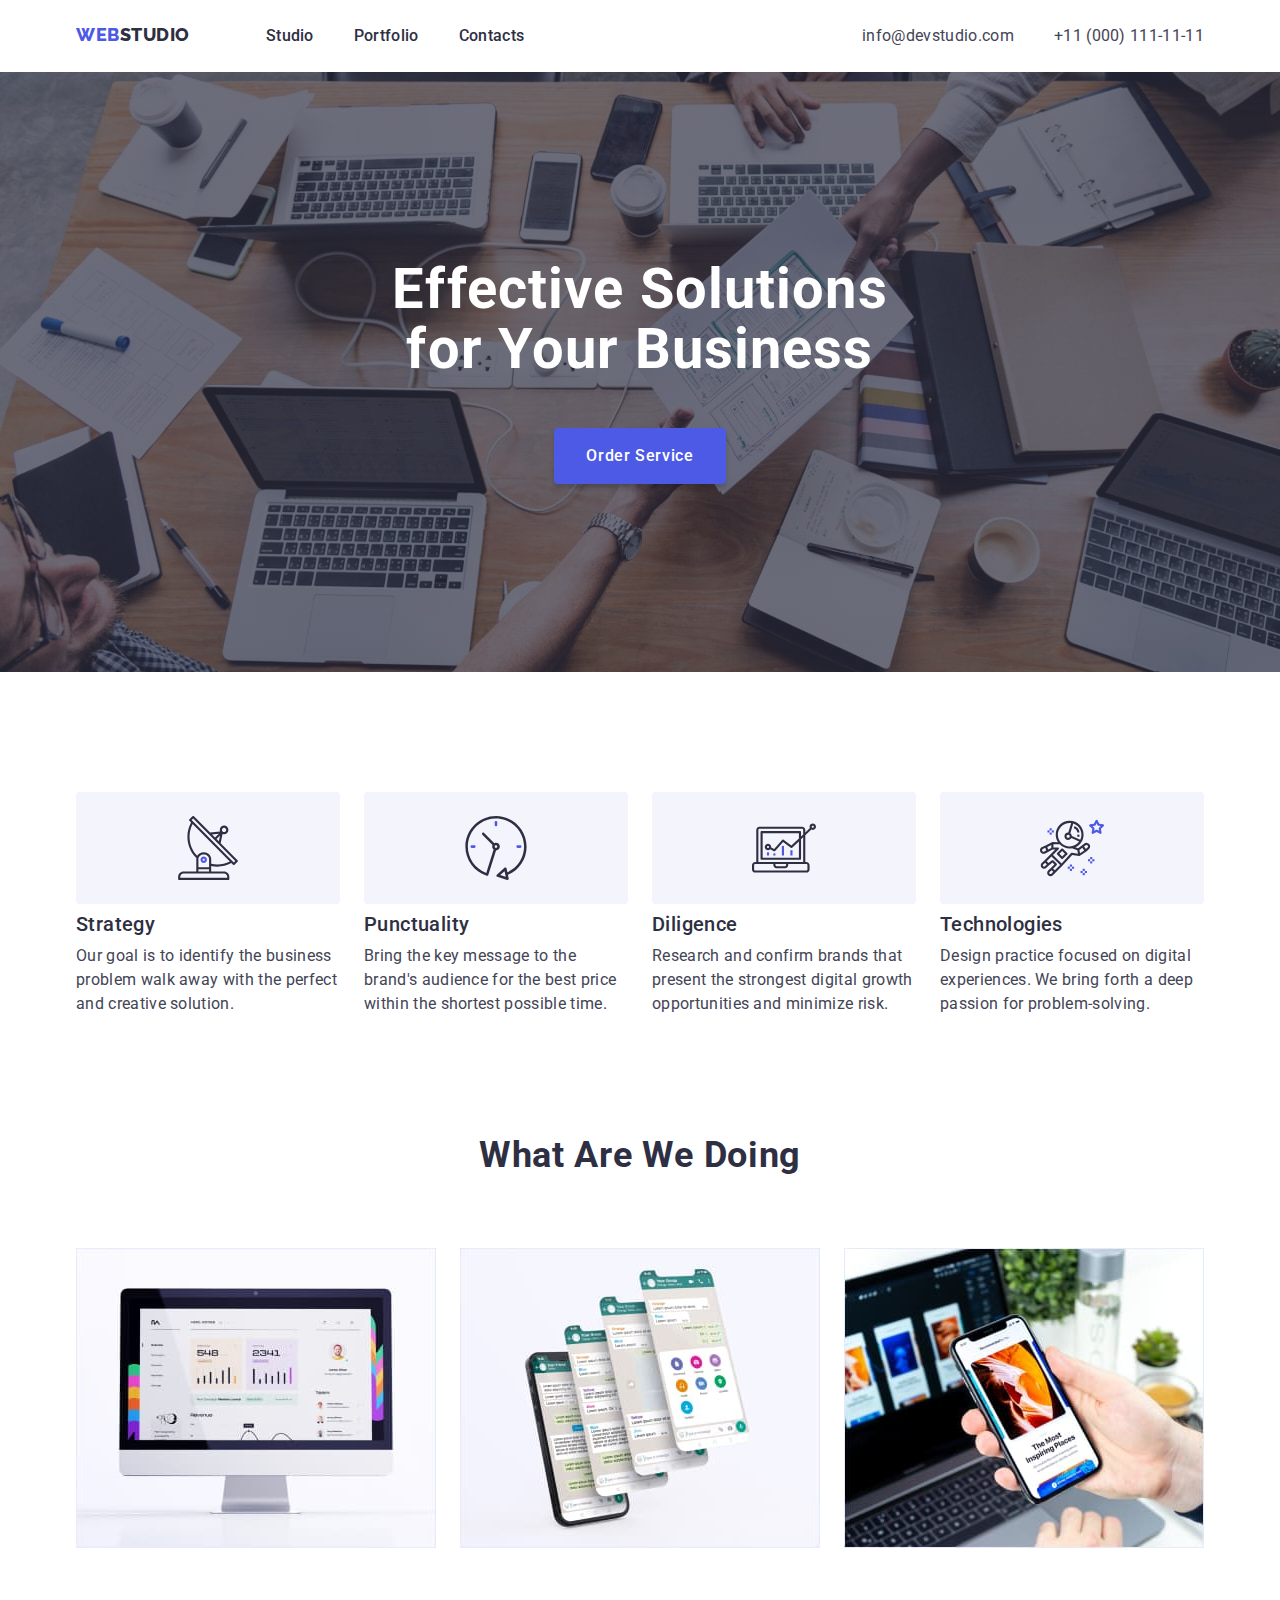
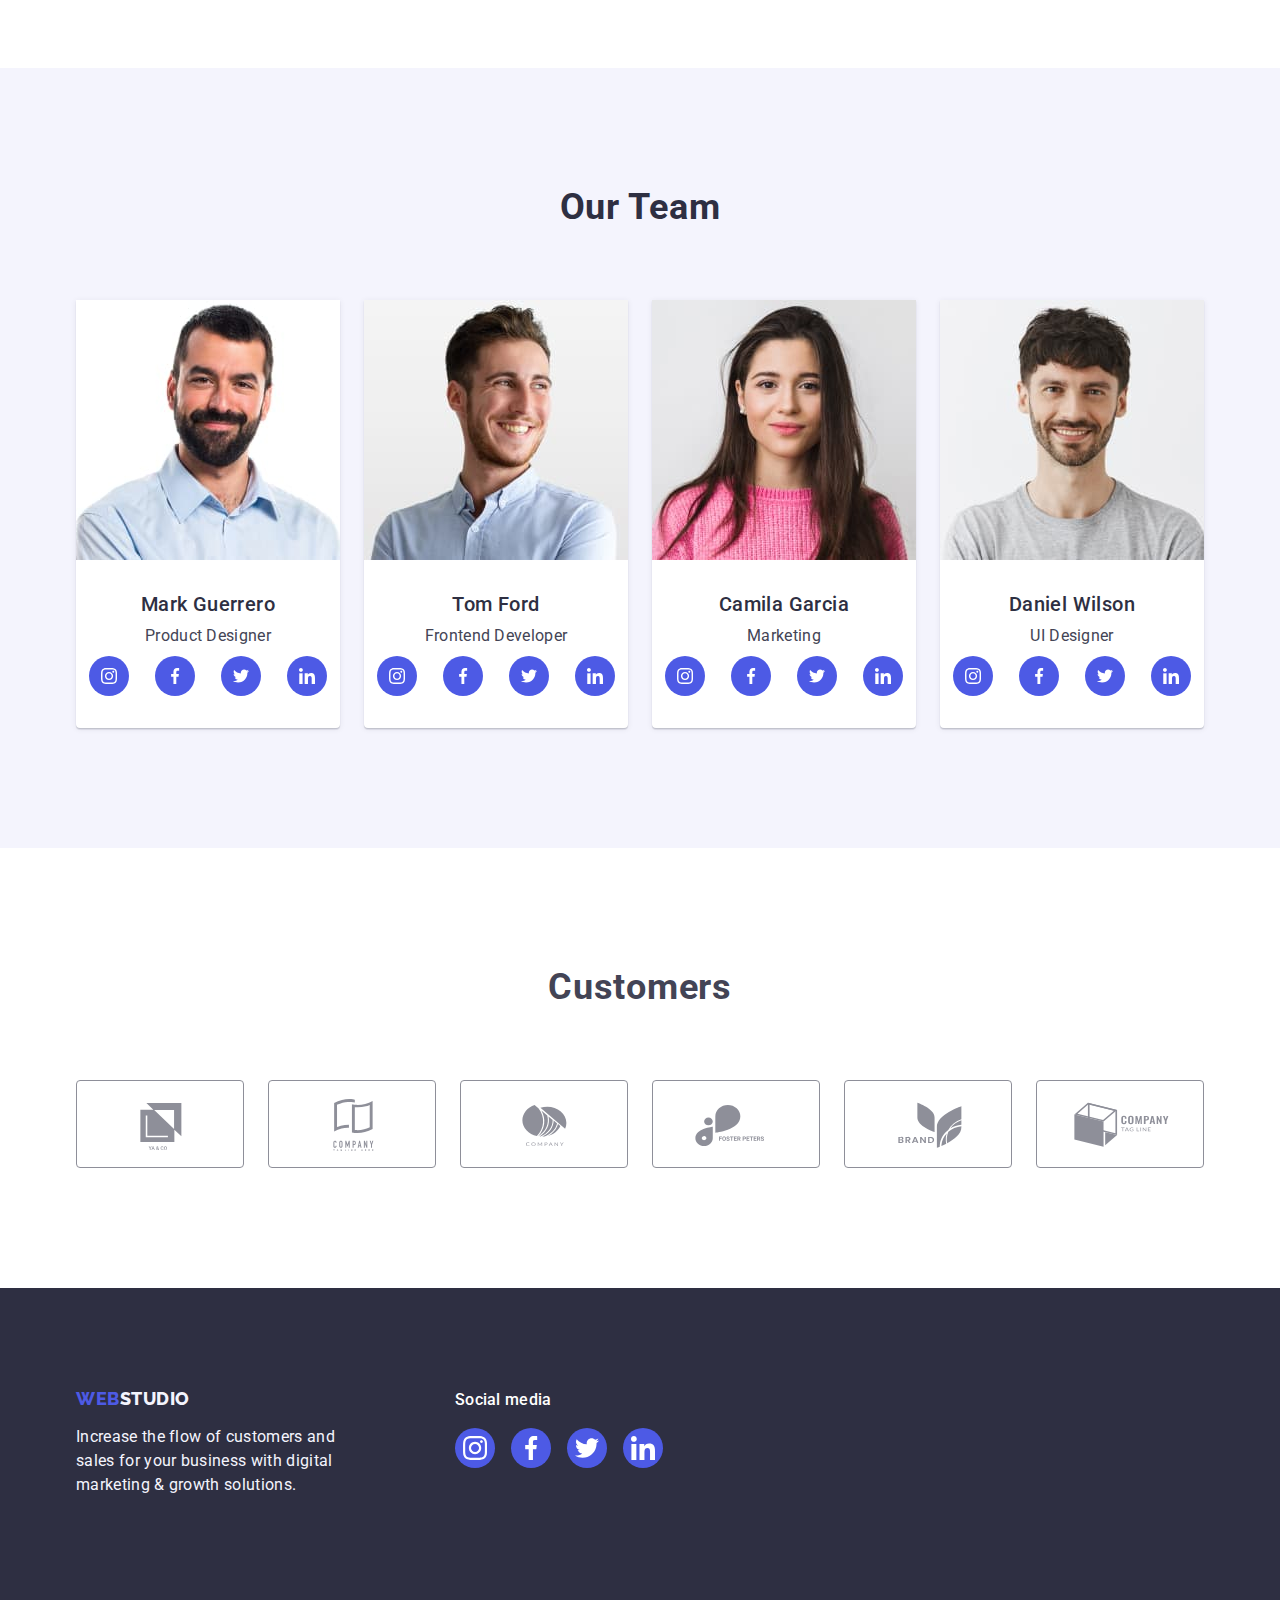
<file: index.html>
<!DOCTYPE html>
<html lang="en">
  <head>
    <meta charset="UTF-8" />
    <meta http-equiv="X-UA-Compatible" content="IE=edge" />
    <meta name="viewport" content="width=device-width, initial-scale=1.0" />
    <link rel="preconnect" href="https://fonts.googleapis.com" />
    <link rel="preconnect" href="https://fonts.gstatic.com" crossorigin />
    <link
      href="https://fonts.googleapis.com/css2?family=Raleway:wght@800&family=Roboto:ital,wght@0,400;0,500;0,700;1,900&display=swap"
      rel="stylesheet"
    />
    <link
      rel="stylesheet"
      href="https://cdn.jsdelivr.net/npm/modern-normalize@1.1.0/modern-normalize.min.css"
    />
    <link rel="stylesheet" href="./css/styles.css" />
    <title>Студія</title>
  </head>
  <body>
    <header class="header">
      <div class="section-container header-container">
        <nav class="menu container">
          <a class="logotype link" href="./index.html"
            >Web<span class="logotype-2-header">Studio</span></a
          >
          <ul class="nav-list list container">
            <li class="nav-list-item">
              <a class="nav-list-link link" href="./index.html">Studio</a>
            </li>
            <li class="nav-list-item">
              <a class="nav-list-link link" href="./portfolio.html">Portfolio</a>
            </li>
            <li class="nav-list-item">
              <a class="nav-list-link link" href="">Contacts</a>
            </li>
          </ul>
        </nav>
        <address class="contact">
          <ul class="contact-list list container">
            <li class="contact-list-item">
              <a class="contact-list-link link tel" href="mailto:info@devstudio.com"
                >info@devstudio.com</a
              >
            </li>
            <li class="contact-list-item">
              <a class="contact-list-link link" href="tel:+110001111111"
                >+11 (000) 111-11-11</a
              >
            </li>
          </ul>
        </address>
      </div>
    </header>
    <main class="main">
      <section class="hero-section">
        <div class="section-container hero-container">
          <h1 class="main-title">
            Effective Solutions <br />
            for Your Business
          </h1>
          <button class="service-button" type="button">Order Service</button>
        </div>
      </section>
      <section class="info-section">
        <div class="section-container">
          <h2 class="secondary-title"></h2>
          <ul class="info-list list info-list-container">
            <li class="info-list-item">
              <div class="picture-container">
                <svg class="info-section-picture" width="64" height="64">
                  <use href="images/icons.svg/symbol-defs.svg#icon-antenna"></use>
                </svg>
              </div>
              <h3 class="info-list-title">Strategy</h3>
              <p class="info-list-text">
                Our goal is to identify the business problem walk away with the perfect
                and creative solution.
              </p>
            </li>
            <li class="info-list-item">
              <div class="picture-container">
                <svg class="info-section-picture" width="64" height="64">
                  <use href="./images/icons.svg/symbol-defs.svg#icon-clock"></use>
                </svg>
              </div>
              <h3 class="info-list-title">Punctuality</h3>
              <p class="info-list-text">
                Bring the key message to the brand's audience for the best price within
                the shortest possible time.
              </p>
            </li>
            <li class="info-list-item">
              <div class="picture-container">
                <svg class="info-section-picture" width="64" height="64">
                  <use href="./images/icons.svg/symbol-defs.svg#icon-diagram"></use>
                </svg>
              </div>
              <h3 class="info-list-title">Diligence</h3>
              <p class="info-list-text">
                Research and confirm brands that present the strongest digital growth
                opportunities and minimize risk.
              </p>
            </li>
            <li class="info-list-item">
              <div class="picture-container">
                <svg class="info-section-picture" width="64" height="64">
                  <use href="./images/icons.svg/symbol-defs.svg#icon-astronaut"></use>
                </svg>
              </div>
              <h3 class="info-list-title">Technologies</h3>
              <p class="info-list-text">
                Design practice focused on digital experiences. We bring forth a deep
                passion for problem-solving.
              </p>
            </li>
          </ul>
        </div>
      </section>
      <section class="product-section">
        <div class="section-container">
          <h2 class="secondary-title">What are we doing</h2>
          <ul class="product-list list product-container">
            <li>
              <img
                class="product-list-item"
                src="./images/images-index/img-07.jpg"
                alt="One computer"
                width="360"
                height="300"
              />
            </li>
            <li>
              <img
                class="product-list-item"
                src="./images/images-index/img-05.jpg"
                alt="Several smartphones"
                width="360"
                height="300"
              />
            </li>
            <li>
              <img
                class="product-list-item"
                src="./images/images-index/img-06.jpg"
                alt="One smartphone"
                width="360"
                height="300"
              />
            </li>
          </ul>
        </div>
      </section>
      <section class="team-section">
        <div class="section-container">
          <h2 class="secondary-title team-section-title">Our Team</h2>
          <ul class="team-list list team-list-container">
            <li class="team-list-item">
              <img
                src="./images/images-index/img-01.jpg"
                alt="Man with beard"
                width="264"
                height="260"
              />
              <div class="description-container">
                <h3 class="name">Mark Guerrero</h3>
                <p class="team-job">Product Designer</p>
                <ul class="social-media-list list">
                  <li class="social-media-list-item">
                    <a href="" class="social-media-link">
                      <svg class="social-media-picture" width="16" height="16">
                        <use
                          href="./images/icons.svg/symbol-defs.svg#icon-instagram-icon"
                        ></use>
                      </svg>
                    </a>
                  </li>
                  <li class="social-media-list-item">
                    <a href="" class="social-media-link">
                      <svg class="social-media-picture" width="16" height="16">
                        <use
                          href="./images/icons.svg/symbol-defs.svg#icon-facebook-icon"
                        ></use>
                      </svg>
                    </a>
                  </li>
                  <li class="social-media-list-item">
                    <a href="" class="social-media-link">
                      <svg class="social-media-picture" width="16" height="16">
                        <use
                          href="./images/icons.svg/symbol-defs.svg#icon-twitter-icon"
                        ></use>
                      </svg>
                    </a>
                  </li>
                  <li class="social-media-list-item">
                    <a href="" class="social-media-link">
                      <svg class="social-media-picture" width="16" height="16">
                        <use
                          href="./images/icons.svg/symbol-defs.svg#icon-linkedin-icon"
                        ></use>
                      </svg>
                    </a>
                  </li>
                </ul>
              </div>
            </li>
            <li class="team-list-item">
              <img
                src="./images/images-index/img-02.jpg"
                alt="Smiling man"
                width="264"
                height="260"
              />
              <div class="description-container">
                <h3 class="name">Tom Ford</h3>
                <p class="team-job">Frontend Developer</p>
                <ul class="social-media-list list">
                  <li class="social-media-list-item">
                    <a href="" class="social-media-link">
                      <svg class="social-media-picture" width="16" height="16">
                        <use
                          href="./images/icons.svg/symbol-defs.svg#icon-instagram-icon"
                        ></use>
                      </svg>
                    </a>
                  </li>
                  <li class="social-media-list-item">
                    <a href="" class="social-media-link">
                      <svg class="social-media-picture" width="16" height="16">
                        <use
                          href="./images/icons.svg/symbol-defs.svg#icon-facebook-icon"
                        ></use>
                      </svg>
                    </a>
                  </li>
                  <li class="social-media-list-item">
                    <a href="" class="social-media-link">
                      <svg class="social-media-picture" width="16" height="16">
                        <use
                          href="./images/icons.svg/symbol-defs.svg#icon-twitter-icon"
                        ></use>
                      </svg>
                    </a>
                  </li>
                  <li class="social-media-list-item">
                    <a href="" class="social-media-link">
                      <svg class="social-media-picture" width="16" height="16">
                        <use
                          href="./images/icons.svg/symbol-defs.svg#icon-linkedin-icon"
                        ></use>
                      </svg>
                    </a>
                  </li>
                </ul>
              </div>
            </li>
            <li class="team-list-item">
              <img
                src="./images/images-index/img-03.jpg"
                alt="Beautiful girl"
                width="264"
                height="260"
              />
              <div class="description-container">
                <h3 class="name">Camila Garcia</h3>
                <p class="team-job">Marketing</p>
                <ul class="social-media-list list">
                  <li class="social-media-list-item">
                    <a href="" class="social-media-link">
                      <svg class="social-media-picture" width="16" height="16">
                        <use
                          href="./images/icons.svg/symbol-defs.svg#icon-instagram-icon"
                        ></use>
                      </svg>
                    </a>
                  </li>
                  <li class="social-media-list-item">
                    <a href="" class="social-media-link">
                      <svg class="social-media-picture" width="16" height="16">
                        <use
                          href="./images/icons.svg/symbol-defs.svg#icon-facebook-icon"
                        ></use>
                      </svg>
                    </a>
                  </li>
                  <li class="social-media-list-item">
                    <a href="" class="social-media-link">
                      <svg class="social-media-picture" width="16" height="16">
                        <use
                          href="./images/icons.svg/symbol-defs.svg#icon-twitter-icon"
                        ></use>
                      </svg>
                    </a>
                  </li>
                  <li class="social-media-list-item">
                    <a href="" class="social-media-link">
                      <svg class="social-media-picture" width="16" height="16">
                        <use
                          href="./images/icons.svg/symbol-defs.svg#icon-linkedin-icon"
                        ></use>
                      </svg>
                    </a>
                  </li>
                </ul>
              </div>
            </li>
            <li class="team-list-item">
              <img
                src="./images/images-index/img-04.jpg"
                alt="Handsome man"
                width="264"
                height="260"
              />
              <div class="description-container">
                <h3 class="name">Daniel Wilson</h3>
                <p class="team-job">UI Designer</p>
                <ul class="social-media-list list">
                  <li class="social-media-list-item">
                    <a href="" class="social-media-link">
                      <svg class="social-media-picture" width="16" height="16">
                        <use
                          href="./images/icons.svg/symbol-defs.svg#icon-instagram-icon"
                        ></use>
                      </svg>
                    </a>
                  </li>
                  <li class="social-media-list-item">
                    <a href="" class="social-media-link">
                      <svg class="social-media-picture" width="16" height="16">
                        <use
                          href="./images/icons.svg/symbol-defs.svg#icon-facebook-icon"
                        ></use>
                      </svg>
                    </a>
                  </li>
                  <li class="social-media-list-item">
                    <a href="" class="social-media-link">
                      <svg class="social-media-picture" width="16" height="16">
                        <use
                          href="./images/icons.svg/symbol-defs.svg#icon-twitter-icon"
                        ></use>
                      </svg>
                    </a>
                  </li>
                  <li class="social-media-list-item">
                    <a href="" class="social-media-link">
                      <svg class="social-media-picture" width="16" height="16">
                        <use
                          href="./images/icons.svg/symbol-defs.svg#icon-linkedin-icon"
                        ></use>
                      </svg>
                    </a>
                  </li>
                </ul>
              </div>
            </li>
          </ul>
        </div>
      </section>
      <section class="customers-section">
        <div class="section-container">
          <h2 class="customers-title">Customers</h2>
          <ul class="client-list list">
            <li class="client-list-item">
              <a href="" class="client-link">
                <svg class="client-picture" width="104" height="56">
                  <use href="./images/icons.svg/symbol-defs.svg#icon-logo-1"></use>
                </svg>
              </a>
            </li>
            <li class="client-list-item">
              <a href="" class="client-link">
                <svg class="client-picture" width="104" height="56">
                  <use href="./images/icons.svg/symbol-defs.svg#icon-logo-2"></use>
                </svg>
              </a>
            </li>
            <li class="client-list-item">
              <a href="" class="client-link">
                <svg class="client-picture" width="104" height="56">
                  <use href="./images/icons.svg/symbol-defs.svg#icon-logo-3"></use>
                </svg>
              </a>
            </li>
            <li class="client-list-item">
              <a href="" class="client-link">
                <svg class="client-picture" width="104" height="56">
                  <use href="./images/icons.svg/symbol-defs.svg#icon-logo-4"></use>
                </svg>
              </a>
            </li>
            <li class="client-list-item">
              <a href="" class="client-link">
                <svg class="client-picture" width="104" height="56">
                  <use href="./images/icons.svg/symbol-defs.svg#icon-logo-5"></use>
                </svg>
              </a>
            </li>
            <li class="client-list-item">
              <a href="" class="client-link">
                <svg class="client-picture" width="104" height="56">
                  <use href="./images/icons.svg/symbol-defs.svg#icon-logo-6"></use>
                </svg>
              </a>
            </li>
          </ul>
        </div>
      </section>
    </main>
    <footer class="footer">
      <div class="section-container footer-container">
        <div class="footer-first-part">
          <a class="logotype link" href="./index.html"
            >Web<span class="logotype-footer">Studio</span></a
          >
          <p class="slogan">
            Increase the flow of customers and <br />
            sales for your business with digital <br />
            marketing & growth solutions.
          </p>
        </div>
        <div class="footer-second-part">
          <h2 class="footer-title">Social media</h2>
          <ul class="social-media-list footer-social-media-list list">
            <li class="social-media-list-item">
              <a href="" class="social-media-link footer-social-media-link">
                <svg class="social-media-picture" width="24" height="24">
                  <use
                    href="./images/icons.svg/symbol-defs.svg#icon-instagram-icon"
                  ></use>
                </svg>
              </a>
            </li>
            <li class="social-media-list-item">
              <a href="" class="social-media-link footer-social-media-link">
                <svg class="social-media-picture" width="24" height="24">
                  <use href="./images/icons.svg/symbol-defs.svg#icon-facebook-icon"></use>
                </svg>
              </a>
            </li>
            <li class="social-media-list-item">
              <a href="" class="social-media-link footer-social-media-link">
                <svg class="social-media-picture" width="24" height="24">
                  <use href="./images/icons.svg/symbol-defs.svg#icon-twitter-icon"></use>
                </svg>
              </a>
            </li>
            <li class="social-media-list-item">
              <a href="" class="social-media-link footer-social-media-link">
                <svg class="social-media-picture" width="24" height="24">
                  <use href="./images/icons.svg/symbol-defs.svg#icon-linkedin-icon"></use>
                </svg>
              </a>
            </li>
          </ul>
        </div>
      </div>
    </footer>
  </body>
</html>
</file>
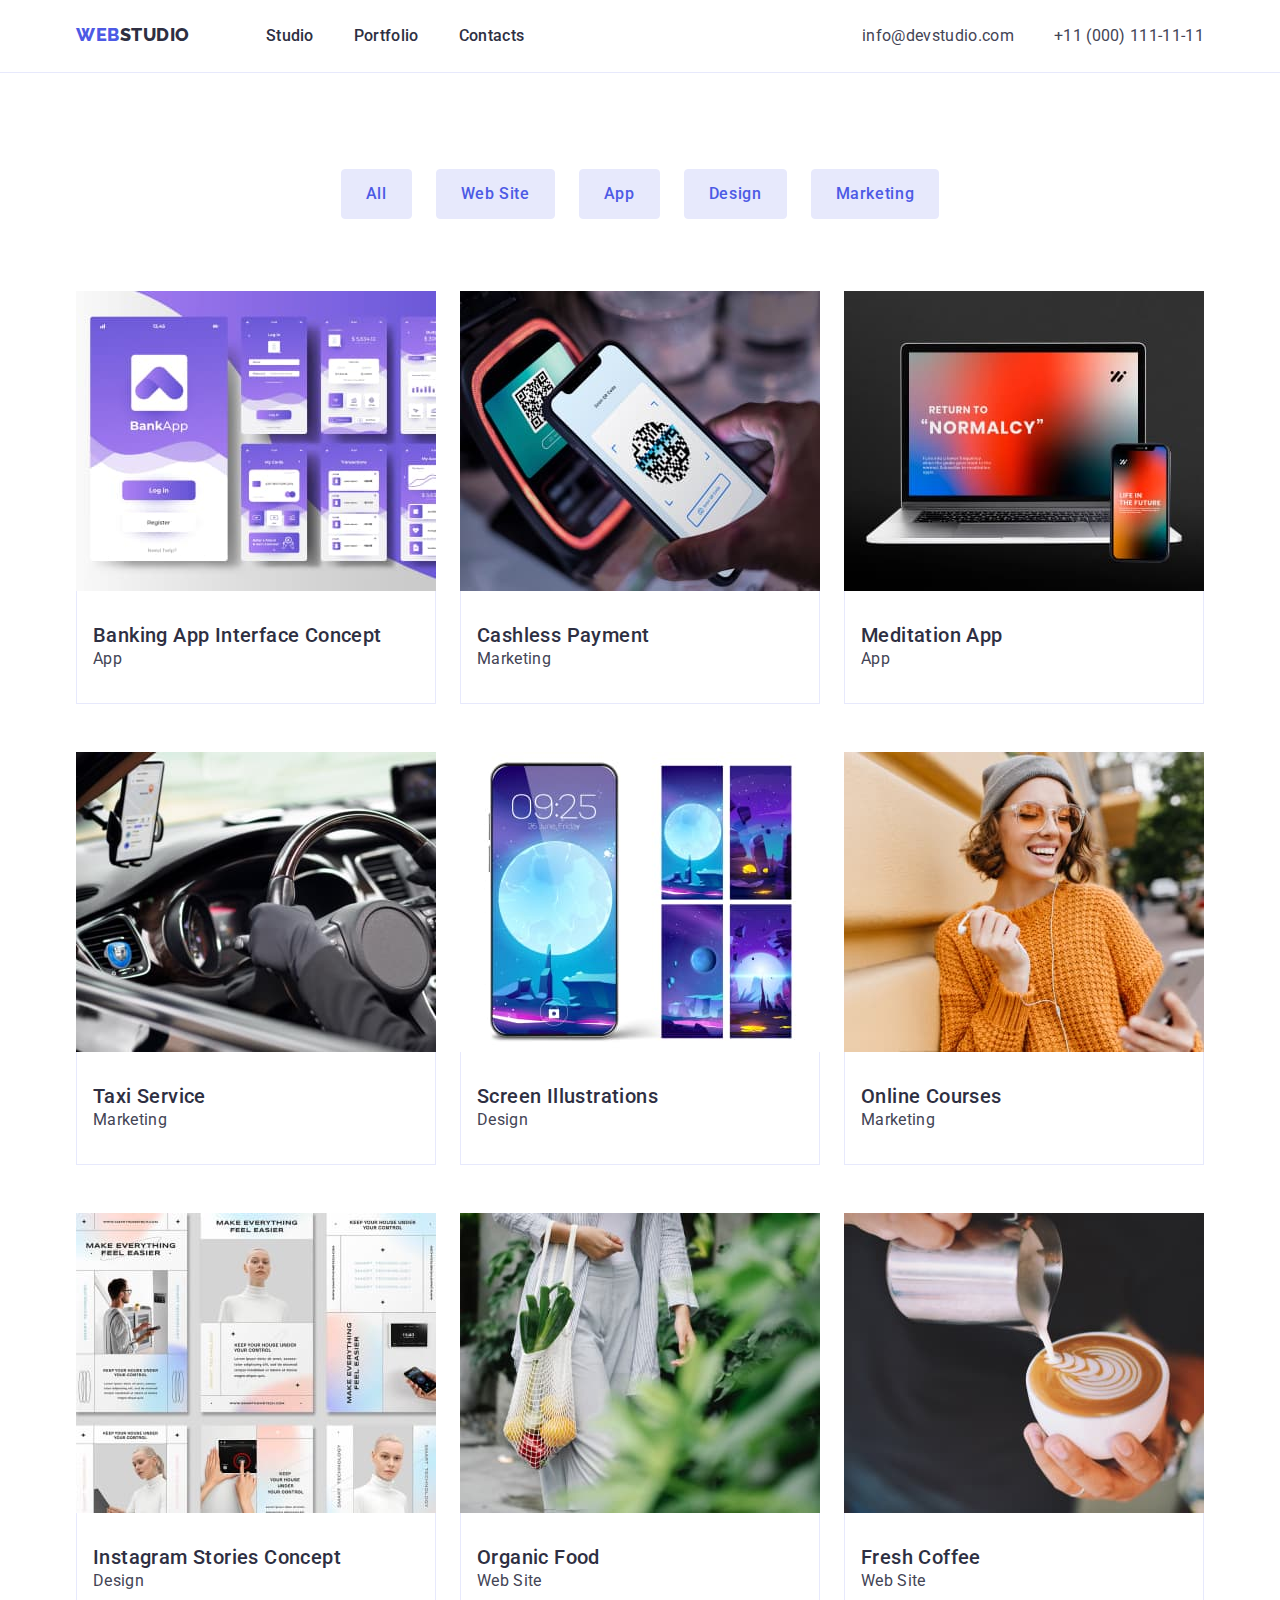
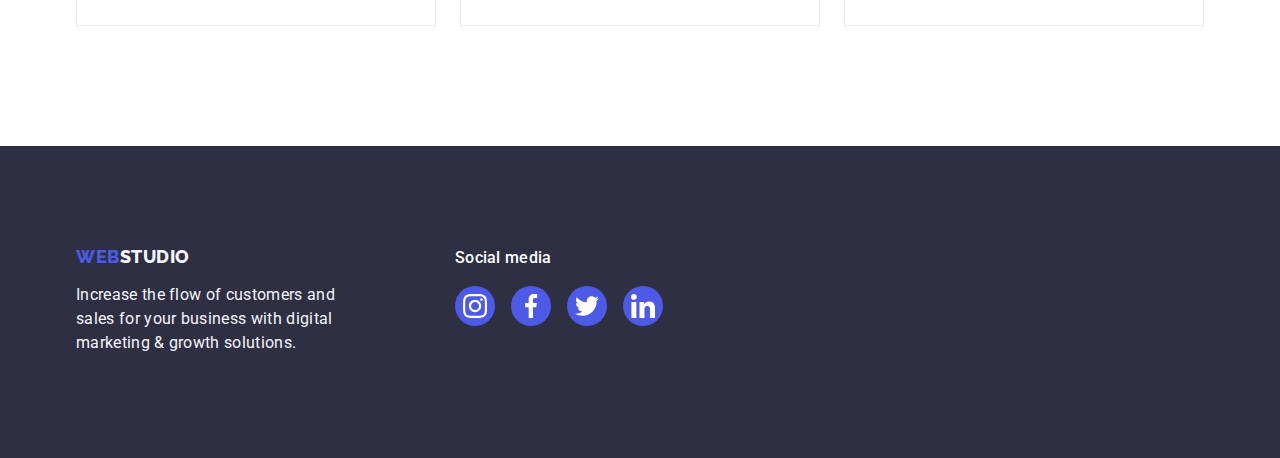
<file: portfolio.html>
<!DOCTYPE html>
<html lang="en">
  <head>
    <meta charset="UTF-8" />
    <meta http-equiv="X-UA-Compatible" content="IE=edge" />
    <meta name="viewport" content="width=device-width, initial-scale=1.0" />
    <link rel="preconnect" href="https://fonts.googleapis.com" />
    <link rel="preconnect" href="https://fonts.gstatic.com" crossorigin />
    <link
      href="https://fonts.googleapis.com/css2?family=Raleway:wght@800&family=Roboto:ital,wght@0,400;0,500;0,700;1,900&display=swap"
      rel="stylesheet"
    />
    <link
      rel="stylesheet"
      href="https://cdn.jsdelivr.net/npm/modern-normalize@1.1.0/modern-normalize.min.css"
    />
    <link rel="stylesheet" href="./css/styles.css" />
    <title>Портфоліо</title>
  </head>
  <body>
    <header class="header portfolio-header">
      <div class="section-container header-container">
        <nav class="menu container">
          <a class="logotype link" href="./index.html"
            >Web<span class="logotype-2-header">Studio</span></a
          >
          <ul class="nav-list list container">
            <li class="nav-list-item">
              <a class="nav-list-link link" href="./index.html">Studio</a>
            </li>
            <li class="nav-list-item">
              <a class="nav-list-link link" href="./portfolio.html">Portfolio</a>
            </li>
            <li class="nav-list-item">
              <a class="nav-list-link link" href="">Contacts</a>
            </li>
          </ul>
        </nav>
        <address class="contact">
          <ul class="contact-list list container">
            <li class="contact-list-item">
              <a class="contact-list-link link tel" href="mailto:info@devstudio.com"
                >info@devstudio.com</a
              >
            </li>
            <li class="contact-list-item">
              <a class="contact-list-link link" href="tel:+110001111111"
                >+11 (000) 111-11-11</a
              >
            </li>
          </ul>
        </address>
      </div>
    </header>
    <main class="main">
      <section class="main-section">
        <div class="section-container">
          <h1 hidden>H1</h1>
          <ul class="button-list list button-container">
            <li class="button-list-item">
              <button class="btn" type="button">All</button>
            </li>
            <li class="button-list-item">
              <button class="btn" type="button">Web Site</button>
            </li>
            <li class="button-list-item">
              <button class="btn" type="button">App</button>
            </li>
            <li class="button-list-item">
              <button class="btn" type="button">Design</button>
            </li>
            <li class="button-list-item">
              <button class="btn" type="button">Marketing</button>
            </li>
          </ul>
          <ul class="card-set list card-set-container">
            <li class="card-item">
              <a href="" class="card-link link">
                <img
                  width="360"
                  height="300"
                  src="./images/images-portfolio/img-8.jpg"
                  alt=""
                  class="card-img"
                />
                <div class="under-text">
                  <h3 class="card-description">Banking App Interface Concept</h3>
                  <p class="card-sphere">App</p>
                </div>
              </a>
            </li>
            <li class="card-item">
              <a href="" class="card-link link">
                <img
                  width="360"
                  height="300"
                  src="./images/images-portfolio/img-7.jpg"
                  alt=""
                  class="card-img"
                />
                <div class="under-text">
                  <h3 class="card-description">Cashless Payment</h3>
                  <p class="card-sphere">Marketing</p>
                </div>
              </a>
            </li>
            <li class="card-item">
              <a href="" class="card-link link">
                <img
                  width="360"
                  height="300"
                  src="./images/images-portfolio/img-6.jpg"
                  alt=""
                  class="card-img"
                />
                <div class="under-text">
                  <h3 class="card-description">Meditation App</h3>
                  <p class="card-sphere">App</p>
                </div>
              </a>
            </li>
            <li class="card-item">
              <a href="" class="card-link link">
                <img
                  width="360"
                  height="300"
                  src="./images/images-portfolio//img-5.jpg"
                  alt=""
                  class="card-img"
                />
                <div class="under-text">
                  <h3 class="card-description">Taxi Service</h3>
                  <p class="card-sphere">Marketing</p>
                </div>
              </a>
            </li>
            <li class="card-item">
              <a href="" class="card-link link">
                <img
                  width="360"
                  height="300"
                  src="./images/images-portfolio/img-4.jpg"
                  alt=""
                  class="card-img"
                />
                <div class="under-text">
                  <h3 class="card-description">Screen Illustrations</h3>
                  <p class="card-sphere">Design</p>
                </div>
              </a>
            </li>
            <li class="card-item">
              <a href="" class="card-link link">
                <img
                  width="360"
                  height="300"
                  src="./images/images-portfolio/img-3.jpg"
                  alt=""
                  class="card-img"
                />
                <div class="under-text">
                  <h3 class="card-description">Online Courses</h3>
                  <p class="card-sphere">Marketing</p>
                </div>
              </a>
            </li>
            <li class="card-item">
              <a href="" class="card-link link">
                <img
                  width="360"
                  height="300"
                  src="./images/images-portfolio/img-2.jpg"
                  alt=""
                  class="card-img"
                />
                <div class="under-text">
                  <h3 class="card-description">Instagram Stories Concept</h3>
                  <p class="card-sphere">Design</p>
                </div>
              </a>
            </li>
            <li class="card-item">
              <a href="" class="card-link link">
                <img
                  width="360"
                  height="300"
                  src="./images/images-portfolio/img-1.jpg"
                  alt=""
                  class="card-img"
                />
                <div class="under-text">
                  <h3 class="card-description">Organic Food</h3>
                  <p class="card-sphere">Web Site</p>
                </div>
              </a>
            </li>
            <li class="card-item">
              <a href="" class="card-link link">
                <img
                  width="360"
                  height="300"
                  src="./images/images-portfolio/img.jpg"
                  alt=""
                  class="card-img"
                />
                <div class="under-text">
                  <h3 class="card-description">Fresh Coffee</h3>
                  <p class="card-sphere">Web Site</p>
                </div>
              </a>
            </li>
          </ul>
        </div>
      </section>
    </main>
    <footer class="footer">
      <div class="section-container footer-container">
        <div class="footer-first-part">
          <a class="logotype link" href="./index.html"
            >Web<span class="logotype-footer">Studio</span></a
          >
          <p class="slogan">
            Increase the flow of customers and <br />
            sales for your business with digital <br />
            marketing & growth solutions.
          </p>
        </div>
        <div class="footer-second-part">
          <h2 class="footer-title">Social media</h2>
          <ul class="social-media-list footer-social-media-list list">
            <li class="social-media-list-item">
              <a href="" class="social-media-link">
                <svg class="social-media-picture" width="24" height="24">
                  <use
                    href="./images/icons.svg/symbol-defs.svg#icon-instagram-icon"
                  ></use>
                </svg>
              </a>
            </li>
            <li class="social-media-list-item">
              <a href="" class="social-media-link">
                <svg class="social-media-picture" width="24" height="24">
                  <use href="./images/icons.svg/symbol-defs.svg#icon-facebook-icon"></use>
                </svg>
              </a>
            </li>
            <li class="social-media-list-item">
              <a href="" class="social-media-link">
                <svg class="social-media-picture" width="24" height="24">
                  <use href="./images/icons.svg/symbol-defs.svg#icon-twitter-icon"></use>
                </svg>
              </a>
            </li>
            <li class="social-media-list-item">
              <a href="" class="social-media-link">
                <svg class="social-media-picture" width="24" height="24">
                  <use href="./images/icons.svg/symbol-defs.svg#icon-linkedin-icon"></use>
                </svg>
              </a>
            </li>
          </ul>
        </div>
      </div>
    </footer>
  </body>
</html>
</file>
<file: css/styles.css>
:root {
  --logotype-color: #4d5ae5;
  --background-color: #fff;
  --btn-color: #4d5ae5;
  --btn-background-color: #e7e9fc;
  --btn-hover-and-focus-color: #fff;
  --thirdly-text-color: #fff;
  --team-section-background-color: #f4f4fd;
  --footer-text-color: #f4f4fd;
  --secondary-text-color: #2e2f42;
  --hero-section-background-color: #2e2f42;
  --footer-section-background-color: #2e2f42;
  --main-text-color: #434455;
  --header-list-item-hover-and-focus: #404bbf;
  --service-button-background-color: #4d5ae5;
  --service-button-hover-and-focus-background-color: #9747ff;
  --border-card-color: #e7e9fc;
}

body {
  font-family: "Roboto", sans-serif;
  background-color: var(--background-color);
  color: var(--main-text-color);
}

h1,
h2,
h3,
h4,
p {
  margin-top: 0;
  margin-bottom: 0;
}

ul,
ol {
  margin-top: 0;
  margin-bottom: 0;
  padding-left: 0;
}

img {
  display: block;
}

.section-container {
  width: 1158px;
  padding-right: 15px;
  padding-left: 15px;
  margin-right: auto;
  margin-left: auto;
}
.container {
  display: flex;
}
.link {
  text-decoration: none;
}

.list {
  list-style: none;
}

/* =========== HEADER =========== */
.header {
  padding-bottom: 24px;
  padding-top: 24px;
}

.header-container {
  display: flex;
  justify-content: space-between;
}

.portfolio-header {
  border-bottom: 1px solid #e7e9fc;
}

.header-color {
  background-color: var(--background-color);
}
.logotype {
  margin-right: 76px;
  font-family: "Raleway", sans-serif;
  font-weight: 800;
  font-size: 18px;
  line-height: 1.17;
  letter-spacing: 0.03em;
  text-transform: uppercase;
  text-decoration: none;
  color: var(--logotype-color);
}

.logotype-2-header {
  font-family: "Raleway", sans-serif;
  font-weight: 800;
  font-size: 18px;
  line-height: 1.17;
  letter-spacing: 0.03em;
  text-transform: uppercase;
  text-decoration: none;
  color: var(--secondary-text-color);
}

.nav-list {
  font-weight: 500;
  font-size: 16px;
  line-height: 1.5;
  letter-spacing: 0.02em;
}
.nav-list-item:not(:last-child) {
  margin-right: 40px;
}
.nav-list-link {
  color: var(--secondary-text-color);
}

.nav-list-link:hover,
.nav-list-link:focus {
  color: var(--header-list-item-hover-and-focus);
}
.contact {
  font-style: normal;
}
.contact-list {
  font-style: normal;
  font-size: 16px;
  line-height: 1.5;
  letter-spacing: 0.02em;
}
.contact-list-link {
  color: inherit;
}

.contact-list-link:hover,
.contact-list-link:focus {
  color: var(--header-list-item-hover-and-focus);
}

.tel {
  margin-right: 40px;
}

/* =========== /HEADER =========== */

/* =========== MAIN =========== */

/* =========== HERO =========== */

.hero-section {
  background-color: var(--hero-section-background-color);
  background-image: linear-gradient(rgba(46, 47, 66, 0.7), rgba(46, 47, 66, 0.7)),
    url("../images/image-background/people-office.jpg");
}
.hero-container {
  height: 600px;
  display: flex;
  flex-direction: column;
  justify-content: center;
  align-items: center;
}
.main-title {
  margin-bottom: 48px;
  text-align: center;
  font-size: 56px;
  line-height: 1.07;
  letter-spacing: 0.02em;
  color: var(--thirdly-text-color);
}

.service-button {
  padding: 16px 32px;
  font-family: inherit;
  font-weight: 500;
  font-size: 16px;
  line-height: 1.5;
  border: 0;
  letter-spacing: 0.04em;
  box-shadow: 0px 4px 4px rgba(0, 0, 0, 0.15);
  border-radius: 4px;
  color: var(--thirdly-text-color);
  background-color: var(--btn-color);
  cursor: pointer;
}

.service-button:hover,
.service-button:focus {
  background-color: #404bbf;
  cursor: pointer;
}
/* =========== /HERO =========== */
.info-section {
  padding-bottom: 120px;
  padding-top: 120px;
}

.info-list-container {
  display: flex;
  gap: 24px;
}

.picture-container {
  display: flex;
  justify-content: center;
  align-items: center;
  background-color: #f4f4fd;
  border-radius: 4px;
  width: 264px;
  height: 112px;
  margin-bottom: 8px;
}

.info-list-title {
  margin-bottom: 8px;
  font-weight: 500;
  font-size: 20px;
  line-height: 1.2;
  letter-spacing: 0.02em;
  color: var(--secondary-text-color);
}

.info-list-text {
  font-size: 16px;
  line-height: 1.5;
  letter-spacing: 0.02em;
}

.secondary-title {
  font-size: 36px;
  line-height: 1.11;
  text-align: center;
  letter-spacing: 0.02em;
  text-transform: capitalize;
  color: var(--secondary-text-color);
}

.product-section {
  padding-bottom: 120px;
}

.product-container {
  display: flex;
  justify-content: space-between;
  margin-top: 72px;
}

.team-section-title {
  margin-bottom: 72px;
}
.team-list-container {
  display: flex;
  gap: 24px;
}
.team-section {
  background-color: var(--team-section-background-color);
  padding-bottom: 120px;
  padding-top: 120px;
}

.name {
  margin-top: 32px;
  margin-bottom: 8px;
  text-align: center;
  margin-bottom: 8px;
  font-weight: 500;
  font-size: 20px;
  line-height: 1.2;
  letter-spacing: 0.02em;
  color: var(--secondary-text-color);
}

.team-job {
  margin-bottom: 8px;
  text-align: center;
  font-size: 16px;
  line-height: 1.5;
  letter-spacing: 0.02em;
}
.team-list-item {
  background-color: var(--background-color);
  box-shadow: 0px 1px 6px rgba(46, 47, 66, 0.08), 0px 1px 1px rgba(46, 47, 66, 0.16),
    0px 2px 1px rgba(46, 47, 66, 0.08);
  border-radius: 0px 0px 4px 4px;
}
.description-container {
  padding-bottom: 32px;
}

.social-media-list {
  display: flex;
  justify-content: space-around;
}

.social-media-link {
  display: flex;
  justify-content: center;
  align-items: center;
  width: 40px;
  height: 40px;
  border-radius: 50%;
  background-color: #4d5ae5;
}

.social-media-picture {
  fill: #fff;
}

.social-media-link:hover,
.social-media-link:focus {
  background-color: #404bbf;
}

.customers-title {
  font-size: 36px;
  line-height: 1.11;
  text-align: center;
  letter-spacing: 0.02em;
  text-transform: capitalize;
  margin-bottom: 72px;
}

.customers-section {
  padding-bottom: 120px;
  padding-top: 120px;
}

.client-list {
  display: flex;
  justify-content: space-between;
}

.client-link {
  display: flex;
  justify-content: center;
  align-items: center;
  border: 1px solid #8e8f99;
  border-radius: 4px;
  width: 168px;
  height: 88px;
}
.client-picture {
  fill: #8e8f99;
}

.client-list-item:hover .client-link,
.client-list-item:focus .client-link {
  border: 1px solid #404bbf;
}
.client-link:hover .client-picture,
.client-link:focus .client-picture {
  fill: #404bbf;
}
/* ==========PORTFOLIO========== */
.main-section {
  padding-top: 96px;
  padding-bottom: 120px;
}

.button-container {
  display: flex;
  justify-content: center;
  margin-bottom: 72px;
}

.button-list-item:not(:last-child) {
  margin-right: 24px;
}
.btn {
  font-family: "Roboto", sans-serif;
  font-weight: 500;
  font-size: 16px;
  line-height: 1.5;
  display: flex;
  align-items: center;
  text-align: center;
  letter-spacing: 0.04em;
  padding: 12px 24px;
  color: var(--btn-color);
  background-color: var(--btn-background-color);
  border: 1px solid var(--btn-background-color);
  border-radius: 4px;
  cursor: pointer;
}

.btn:hover,
.btn:focus {
  color: var(--btn-hover-and-focus-color);
  background-color: var(--header-list-item-hover-and-focus);
  cursor: pointer;
  box-shadow: 0px 3px 1px rgba(0, 0, 0, 0.1), 0px 2px 1px rgba(0, 0, 0, 0.08),
    0px 2px 2px rgba(0, 0, 0, 0.12);
}

.card-set-container {
  display: flex;
  flex-wrap: wrap;
  column-gap: 24px;
  row-gap: 48px;
}

.under-text {
  border-left: 1px solid var(--border-card-color);
  border-bottom: 1px solid var(--border-card-color);
  border-right: 1px solid var(--border-card-color);
  padding: 32px 0 32px 16px;
}

.card-link:hover .under-text,
.card-link:focus .under-text {
  box-shadow: 0px 1px 6px rgba(46, 47, 66, 0.08), 0px 1px 1px rgba(46, 47, 66, 0.16),
    0px 2px 1px rgba(46, 47, 66, 0.08);
}

.card-img {
  display: block;
}

.card-sphere {
  font-size: 16px;
  line-height: 1.5;
  letter-spacing: 0.02em;
  color: var(--main-text-color);
}

.card-description {
  font-weight: 500;
  font-size: 20px;
  line-height: 1.2;
  letter-spacing: 0.02em;
  color: var(--secondary-text-color);
}

/* ==========/PORTFOLIO========== */

/* =========== /MAIN =========== */

/* =========== FOOTER =========== */

.footer {
  background-color: var(--footer-section-background-color);
  padding-bottom: 100px;
  padding-top: 100px;
  height: 312px;
}

.footer-container {
  display: flex;
}

.footer-first-part {
  margin-right: 120px;
}

.slogan {
  margin-top: 16px;
  font-size: 16px;
  line-height: 1.5;
  letter-spacing: 0.02em;
  color: var(--footer-text-color);
}

.logotype-footer {
  font-family: "Raleway", sans-serif;
  font-weight: 800;
  font-size: 18px;
  line-height: 1.17;
  letter-spacing: 0.03em;
  text-transform: uppercase;
  color: var(--footer-text-color);
}

.footer-text {
  color: var(--thirdly-text-color);
  font-weight: 500;
  font-size: 16px;
  line-height: 1.5;
  letter-spacing: 0.02em;
}

.footer-title {
  font-weight: 500;
  font-size: 16px;
  line-height: 1.5;
  letter-spacing: 0.02em;
  color: var(--thirdly-text-color);
  margin-bottom: 16px;
}

.footer-social-media-list {
  gap: 16px;
}

.footer-social-media-link:hover,
.footer-social-media-link:focus {
  background-color: #31d0aa;
}
/* =========== /FOOTER =========== */
</file>
